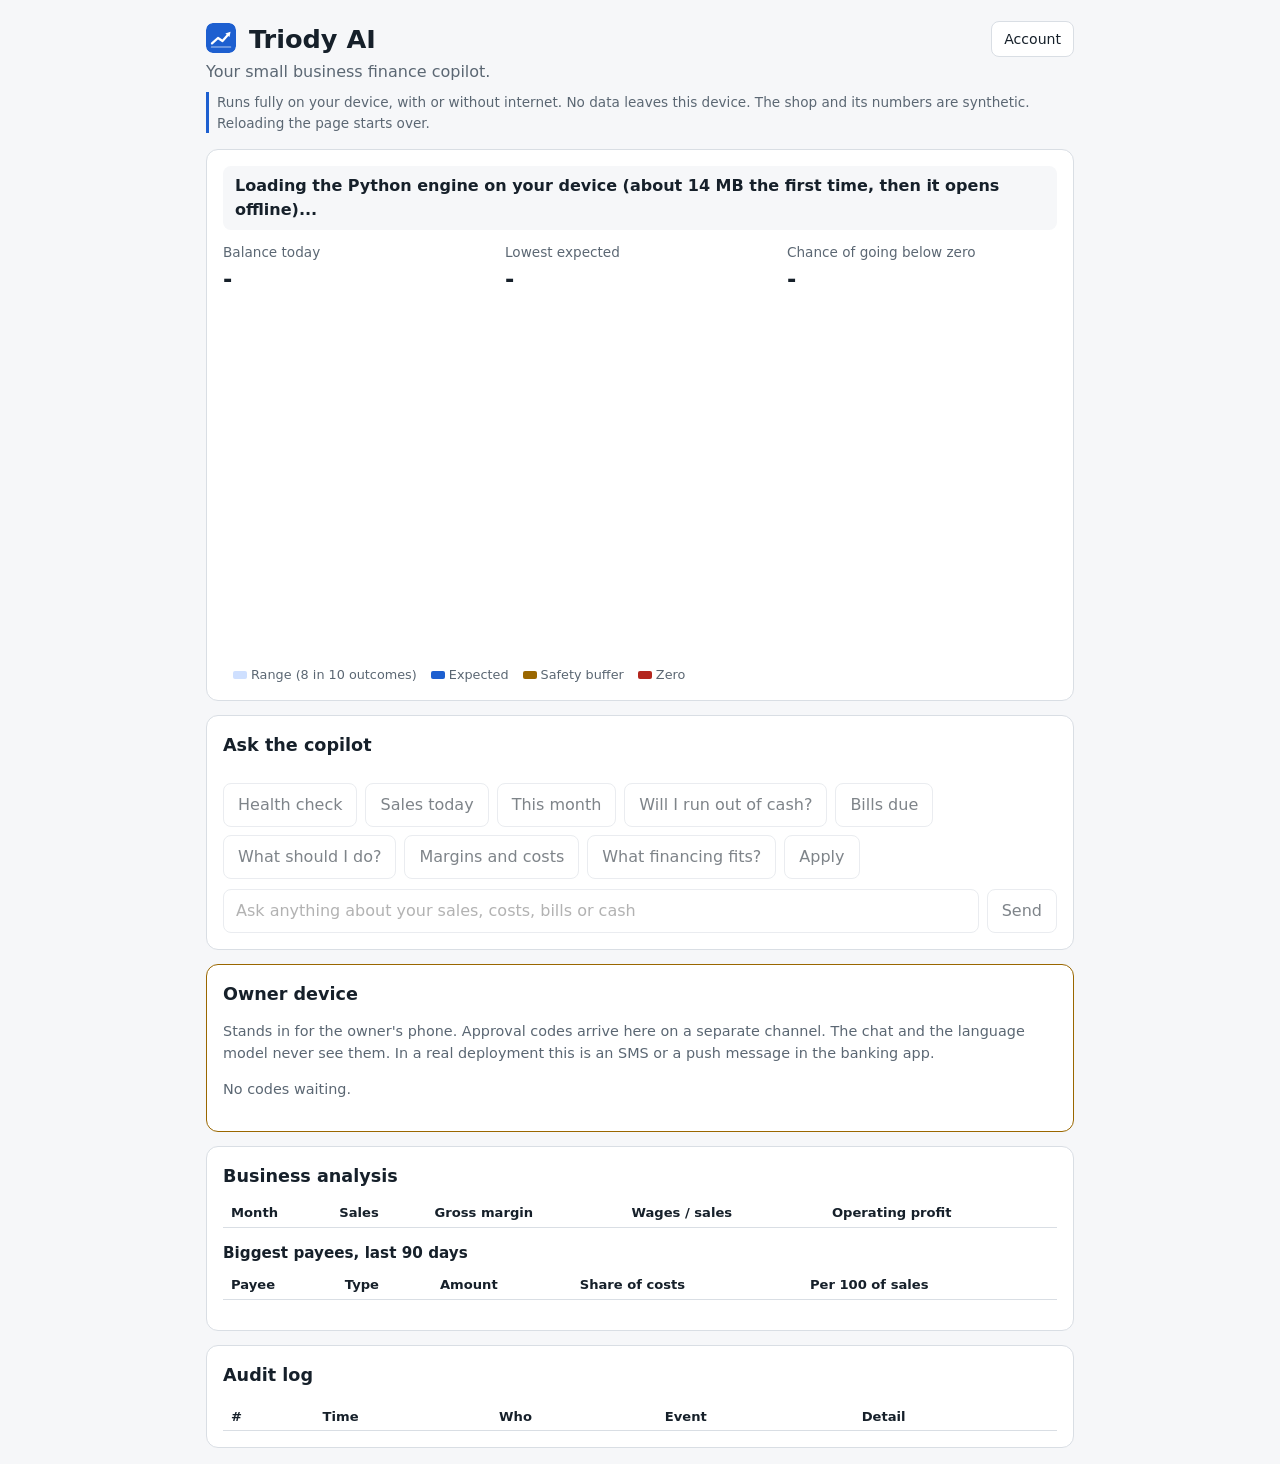
<file: index.html>
<!doctype html>
<html lang="en">
<head>
<meta charset="utf-8">
<meta name="viewport" content="width=device-width, initial-scale=1">
<meta http-equiv="refresh" content="0; url=webapp/">
<title>Triody AI</title>
</head>
<body>
<p><a href="webapp/">Open the Triody AI demo</a></p>
</body>
</html>
</file>
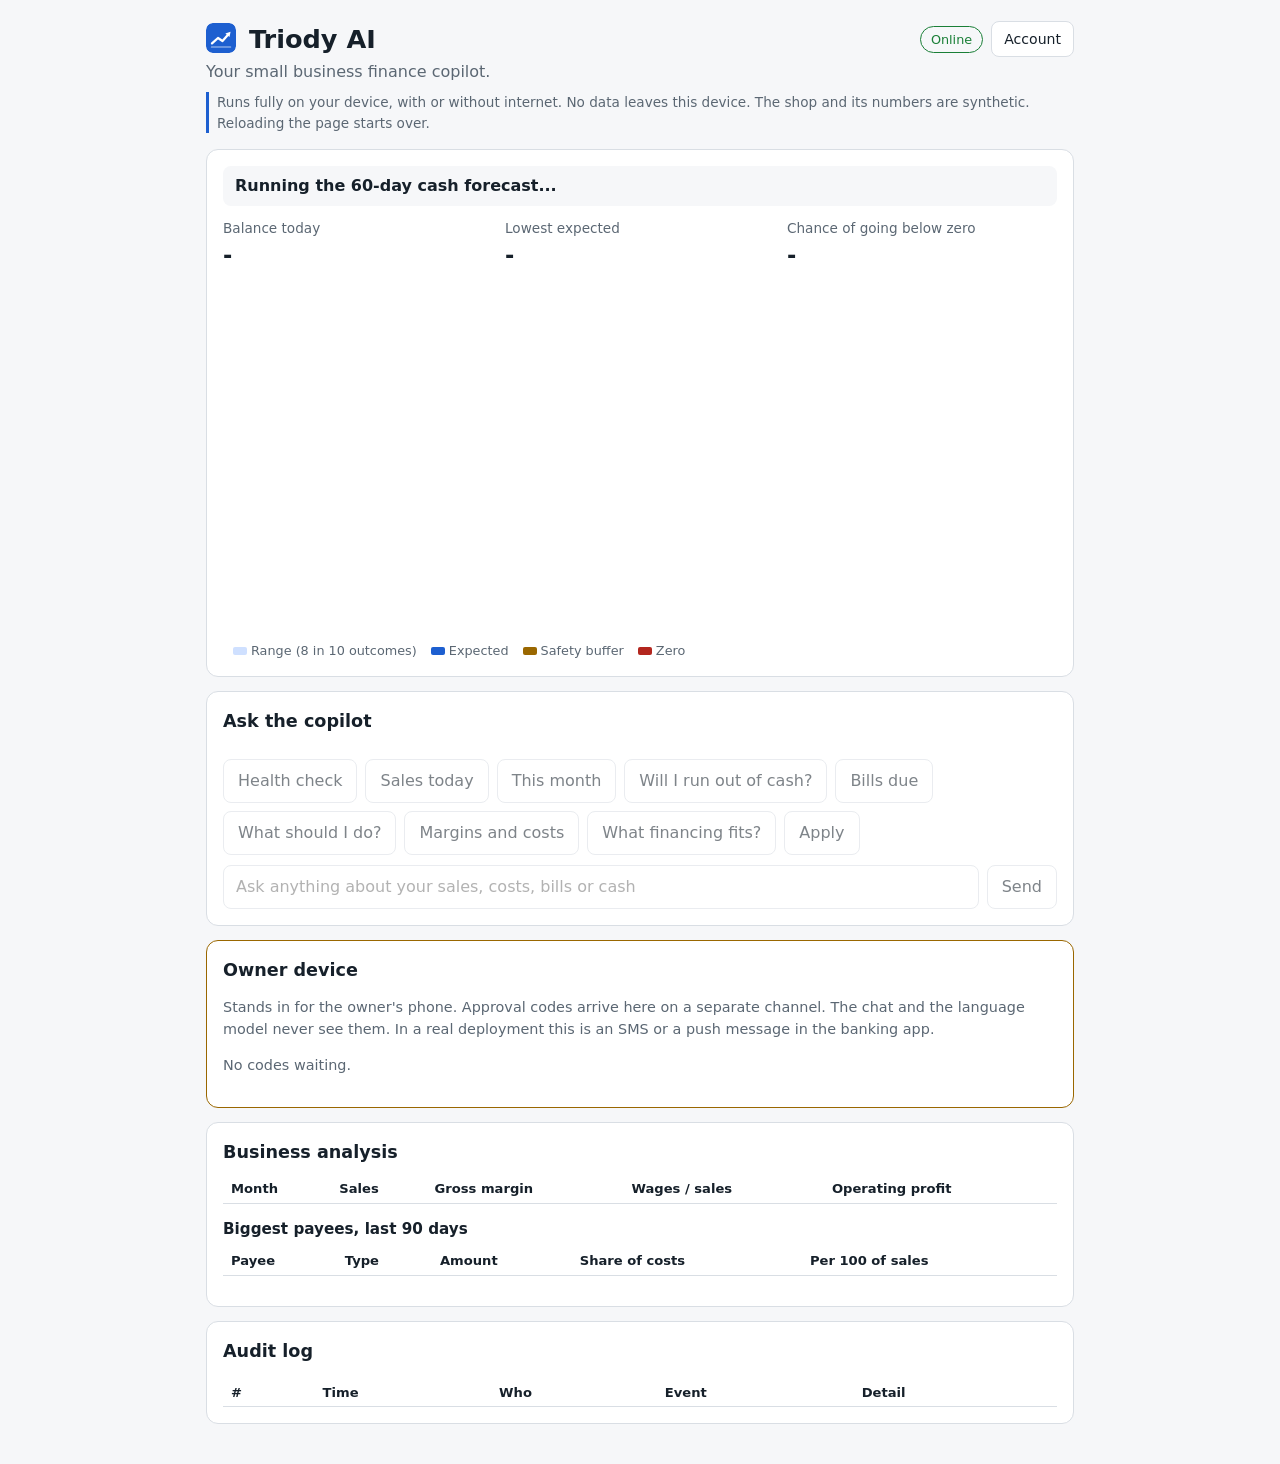
<file: webapp/index.html>
<!doctype html>
<html lang="en">
<head>
<meta charset="utf-8">
<meta http-equiv="Content-Security-Policy" content="default-src 'self'; script-src 'self' 'wasm-unsafe-eval'; style-src 'self'; connect-src 'self'; img-src 'self'; worker-src 'self'; manifest-src 'self'; base-uri 'none'; form-action 'none'; object-src 'none'">
<meta name="viewport" content="width=device-width, initial-scale=1, viewport-fit=cover">
<meta name="theme-color" content="#1d5fd0">
<meta name="color-scheme" content="light dark">
<meta name="description" content="Cash forecast, figures and financing for a small business. Runs on your own device.">
<title>Triody AI</title>
<link rel="icon" href="icon.svg" type="image/svg+xml">
<link rel="manifest" href="manifest.webmanifest">
<link rel="apple-touch-icon" href="icons/apple-touch-icon.png">
<meta name="apple-mobile-web-app-capable" content="yes">
<meta name="mobile-web-app-capable" content="yes">
<meta name="apple-mobile-web-app-title" content="Triody">
<meta name="apple-mobile-web-app-status-bar-style" content="default">
<link rel="stylesheet" href="style.css">
</head>
<body>
<div id="gate" class="gate" hidden>
  <div class="gate-box" role="dialog" aria-modal="true" aria-labelledby="gate-title">
    <img src="icon.svg" alt="" width="56" height="56">
    <h1 id="gate-title">Triody AI</h1>
    <p id="gate-text" class="muted"></p>
    <form id="gate-form" class="gate-form" autocomplete="off">
      <label class="sr" for="gate-input">Code</label>
      <input id="gate-input" inputmode="numeric" pattern="[0-9]*" maxlength="6" autocomplete="one-time-code" placeholder="6-digit code">
      <button type="submit" class="primary" id="gate-submit">Continue</button>
    </form>
    <button type="button" class="primary wide" id="gate-unlock" hidden>Unlock</button>
    <p id="gate-error" class="error" role="alert"></p>
    <button type="button" class="link" id="gate-reset" hidden>Forgot? Reset this device</button>
  </div>
</div>
<header>
  <div class="top">
    <h1><img src="icon.svg" alt="" width="30" height="30"> Triody AI</h1>
    <div class="top-actions">
      <span id="net" class="chip" aria-live="polite"></span>
      <button type="button" id="install" class="small" hidden>Install app</button>
      <button type="button" id="account" class="small" aria-haspopup="true" aria-expanded="false">Account</button>
    </div>
  </div>
  <div id="account-menu" class="menu card" hidden>
    <p id="account-status" class="muted"></p>
    <div class="menu-row">
      <button type="button" id="lock-setup" class="small" hidden>Unlock with Face ID or fingerprint</button>
      <button type="button" id="pin-setup" class="small" hidden>Set a PIN instead</button>
      <button type="button" id="lock-now" class="small" hidden>Lock now</button>
      <button type="button" id="lock-remove" class="small" hidden>Turn off lock</button>
      <button type="button" id="sign-out" class="small" hidden>Sign out this device</button>
    </div>
    <p id="install-hint" class="muted" hidden></p>
  </div>
  <p class="tag">Your small business finance copilot. <span id="shop"></span></p>
  <p class="tag" id="switch"></p>
  <p class="notice">Runs fully on your device, with or without internet. No data leaves this device. The shop and its numbers are synthetic. Reloading the page starts over.</p>
</header>
<main>
  <section id="status" class="card" aria-live="polite">
    <div id="alert" class="alert">Loading</div>
    <div class="kpis">
      <div><span class="label">Balance today</span><strong id="kpi-balance">-</strong></div>
      <div><span class="label">Lowest expected</span><strong id="kpi-low">-</strong></div>
      <div><span class="label">Chance of going below zero</span><strong id="kpi-prob">-</strong></div>
    </div>
    <svg id="chart" viewBox="0 0 720 300" role="img" aria-label="Cash forecast with range"></svg>
    <p class="legend"><span class="sw band"></span>Range (8 in 10 outcomes) <span class="sw line"></span>Expected <span class="sw buf"></span>Safety buffer <span class="sw zero"></span>Zero</p>
  </section>
  <section class="card" id="chat-card">
    <h2>Ask the copilot</h2>
    <p id="brain" class="muted"></p>
    <div id="chat" aria-live="polite"></div>
    <div id="pending"></div>
    <div class="quick">
      <button type="button" disabled data-q="Is my business healthy?">Health check</button>
      <button type="button" disabled data-q="Sales today">Sales today</button>
      <button type="button" disabled data-q="Sales this month">This month</button>
      <button type="button" disabled data-q="Will I run out of cash?">Will I run out of cash?</button>
      <button type="button" disabled data-q="What bills are coming up?">Bills due</button>
      <button type="button" disabled data-q="How can I improve cash flow?">What should I do?</button>
      <button type="button" disabled data-q="How are my margins and costs?">Margins and costs</button>
      <button type="button" disabled data-q="What financing fits?">What financing fits?</button>
      <button type="button" disabled data-q="apply">Apply</button>
    </div>
    <form id="form">
      <label class="sr" for="msg">Message</label>
      <input id="msg" disabled autocomplete="off" enterkeyhint="send" maxlength="500" placeholder="Ask anything about your sales, costs, bills or cash">
      <button type="submit" disabled>Send</button>
    </form>
  </section>
  <section class="card device" id="device-card" aria-live="polite">
    <h2>Owner device</h2>
    <p class="muted">Stands in for the owner's phone. Approval codes arrive here on a separate channel. The chat and the language model never see them. In a real deployment this is an SMS or a push message in the banking app.</p>
    <div id="device"><p class="muted">No codes waiting.</p></div>
  </section>
  <section class="card" id="pair-card" hidden>
    <h2>Use Triody on your phone</h2>
    <p class="muted">Connect the phone to the same Wi-Fi as this computer, open the address below and type the code. The phone stays signed in after that.</p>
    <p class="pair-url" id="pair-url"></p>
    <p class="code" id="pair-code"></p>
    <p class="muted" id="pair-meta"></p>
    <button type="button" id="pair-revoke" class="small">Sign out all other devices</button>
  </section>
  <section class="card">
    <h2>Business analysis</h2>
    <ul id="findings"></ul>
    <div class="scroll"><table id="months"><thead><tr><th>Month</th><th>Sales</th><th>Gross margin</th><th>Wages / sales</th><th>Operating profit</th></tr></thead><tbody></tbody></table></div>
    <h3>Biggest payees, last 90 days</h3>
    <div class="scroll"><table id="payees"><thead><tr><th>Payee</th><th>Type</th><th>Amount</th><th>Share of costs</th><th>Per 100 of sales</th></tr></thead><tbody></tbody></table></div>
    <p class="muted" id="analysis-note"></p>
  </section>
  <section class="card">
    <h2>Audit log</h2>
    <p id="chain" class="muted"></p>
    <div class="scroll"><table id="audit"><thead><tr><th>#</th><th>Time</th><th>Who</th><th>Event</th><th>Detail</th></tr></thead><tbody></tbody></table></div>
  </section>
</main>
<script src="pyodide/pyodide.js"></script>
<script src="boot.js"></script>
<script src="app.js"></script>
</body>
</html>
</file>
<file: webapp/style.css>
:root{--bg:#f6f7f9;--card:#fff;--ink:#16202a;--muted:#5b6773;--line:#d9dee4;--accent:#1d5fd0;--bad:#b3261e;--warn:#9a6700;--ok:#1a7f37;--band:#cfe0ff}
@media (prefers-color-scheme:dark){:root{--bg:#0f1419;--card:#171d24;--ink:#e8edf2;--muted:#9aa7b4;--line:#2b3440;--accent:#6ea3ff;--bad:#ff8a80;--warn:#e3b341;--ok:#56d364;--band:#233a63}}
*{box-sizing:border-box}
body{margin:0;background:var(--bg);color:var(--ink);font:16px/1.5 system-ui,-apple-system,Segoe UI,Roboto,sans-serif}
header{padding:20px 16px 4px;max-width:900px;margin:auto}
h1{margin:0;font-size:1.6rem}.tag{margin:2px 0 0;color:var(--muted)}
main{max-width:900px;margin:auto;padding:12px 16px 40px;display:grid;grid-template-columns:minmax(0,1fr);gap:14px}
.card{background:var(--card);border:1px solid var(--line);border-radius:12px;padding:16px}
h2{margin:0 0 10px;font-size:1.1rem}
.alert{font-weight:600;padding:8px 12px;border-radius:8px;margin-bottom:12px;background:var(--bg)}
.alert.ok{color:var(--ok)}.alert.warning{color:var(--warn)}.alert.critical{color:var(--bad)}
.kpis{display:grid;grid-template-columns:repeat(auto-fit,minmax(170px,1fr));gap:12px;margin-bottom:8px}
.kpis .label{display:block;color:var(--muted);font-size:.85rem}.kpis strong{font-size:1.4rem}
svg{width:100%;height:auto}
.legend{font-size:.8rem;color:var(--muted);margin:6px 0 0}
.sw{display:inline-block;width:14px;height:8px;margin:0 4px 0 10px;border-radius:2px;vertical-align:middle}
.sw.band{background:var(--band)}.sw.line{background:var(--accent)}.sw.buf{background:var(--warn)}.sw.zero{background:var(--bad)}
#chat{max-height:440px;overflow:auto;display:grid;gap:8px;margin-bottom:10px}
.msg{padding:8px 12px;border-radius:10px;white-space:pre-wrap;overflow-wrap:anywhere;max-width:92%}
.msg.you{background:var(--accent);color:#fff;justify-self:end}.msg.bot{background:var(--bg);border:1px solid var(--line)}
.quick{display:flex;flex-wrap:wrap;gap:8px;margin-bottom:10px}
button{font:inherit;padding:8px 14px;border-radius:8px;border:1px solid var(--line);background:var(--card);color:var(--ink);cursor:pointer}
button:hover{border-color:var(--accent)}button.primary{background:var(--accent);color:#fff;border-color:var(--accent)}
form{display:flex;gap:8px}input{flex:1;font:inherit;padding:8px 12px;border-radius:8px;border:1px solid var(--line);background:var(--card);color:var(--ink)}
.pending{border:1px solid var(--warn);border-radius:10px;padding:10px 12px;margin-bottom:10px}
.pending .row{display:flex;gap:8px;margin-top:8px}
.muted{color:var(--muted);font-size:.9rem}.scroll{overflow:auto;max-height:260px}
table{border-collapse:collapse;width:100%;font-size:.82rem}th,td{text-align:left;padding:4px 8px;border-bottom:1px solid var(--line);vertical-align:top}
.sr{position:absolute;left:-9999px}
.notice{margin:8px 0 0;font-size:.85rem;color:var(--muted);border-left:3px solid var(--accent);padding-left:8px}
input{min-width:0}button:disabled,input:disabled{opacity:.55;cursor:default}
@media (max-width:520px){header{padding-top:14px}main{padding:10px 10px 32px}.card{padding:12px}.kpis strong{font-size:1.2rem}
.quick{flex-wrap:nowrap;overflow-x:auto;padding-bottom:4px;scrollbar-width:thin}.quick button{flex:0 0 auto}#chat{max-height:55vh}.pending .row button{flex:1}th,td{padding:4px 5px}}
h3{margin:14px 0 6px;font-size:.95rem}
#findings{margin:0 0 10px;padding-left:20px}#findings li{margin-bottom:4px}
.device{border-color:var(--warn)}
.sms{border:1px solid var(--line);border-radius:14px;padding:10px 12px;margin-bottom:8px;background:var(--bg);max-width:420px}
.code{display:block;font:600 1.4rem/1.3 ui-monospace,Menlo,Consolas,monospace;letter-spacing:.08em;margin:4px 0}
.pending .row input{flex:1 1 150px}
#switch a{color:var(--accent)}
body{padding:env(safe-area-inset-top) env(safe-area-inset-right) env(safe-area-inset-bottom) env(safe-area-inset-left);-webkit-text-size-adjust:100%}
.top{display:flex;align-items:center;justify-content:space-between;gap:10px;flex-wrap:wrap}
h1 img{vertical-align:-5px;margin-right:4px;border-radius:7px}
.top-actions{display:flex;align-items:center;gap:8px;flex-wrap:wrap}
.chip{font-size:.8rem;padding:3px 10px;border-radius:999px;border:1px solid var(--line);color:var(--muted)}
.chip.ok{color:var(--ok);border-color:var(--ok)}.chip.bad{color:var(--bad);border-color:var(--bad)}
.chip:empty{display:none}
button.small{padding:6px 12px;font-size:.88rem}
button.link{background:none;border:0;color:var(--accent);padding:6px;text-decoration:underline}
button.wide{width:100%}
.menu{margin-top:10px}.menu-row{display:flex;flex-wrap:wrap;gap:8px}
.msg.error{border-color:var(--bad);color:var(--bad)}
.gate{position:fixed;inset:0;z-index:50;background:var(--bg);display:flex;align-items:center;justify-content:center;padding:24px}
.gate[hidden]{display:none}
body.gated{overflow:hidden}
.gate-box{width:100%;max-width:360px;text-align:center}
.gate-box img{border-radius:12px}
.gate-box h1{margin:10px 0 4px}
.gate-form{display:flex;flex-direction:column;gap:10px;margin-top:12px}
.gate-form input{text-align:center;font-size:1.4rem;letter-spacing:.2em;padding:12px}
.gate-form[hidden]{display:none}
.error{color:var(--bad);min-height:1.4em;margin:10px 0 0}
.pair-url{font:600 1rem/1.4 ui-monospace,Menlo,Consolas,monospace;overflow-wrap:anywhere;margin:6px 0}
input,button{min-height:44px}
button.small{min-height:36px}
.suggest{display:flex;flex-wrap:wrap;gap:6px;justify-self:start}
.suggest button{border-color:var(--accent);color:var(--accent)}
</file>
